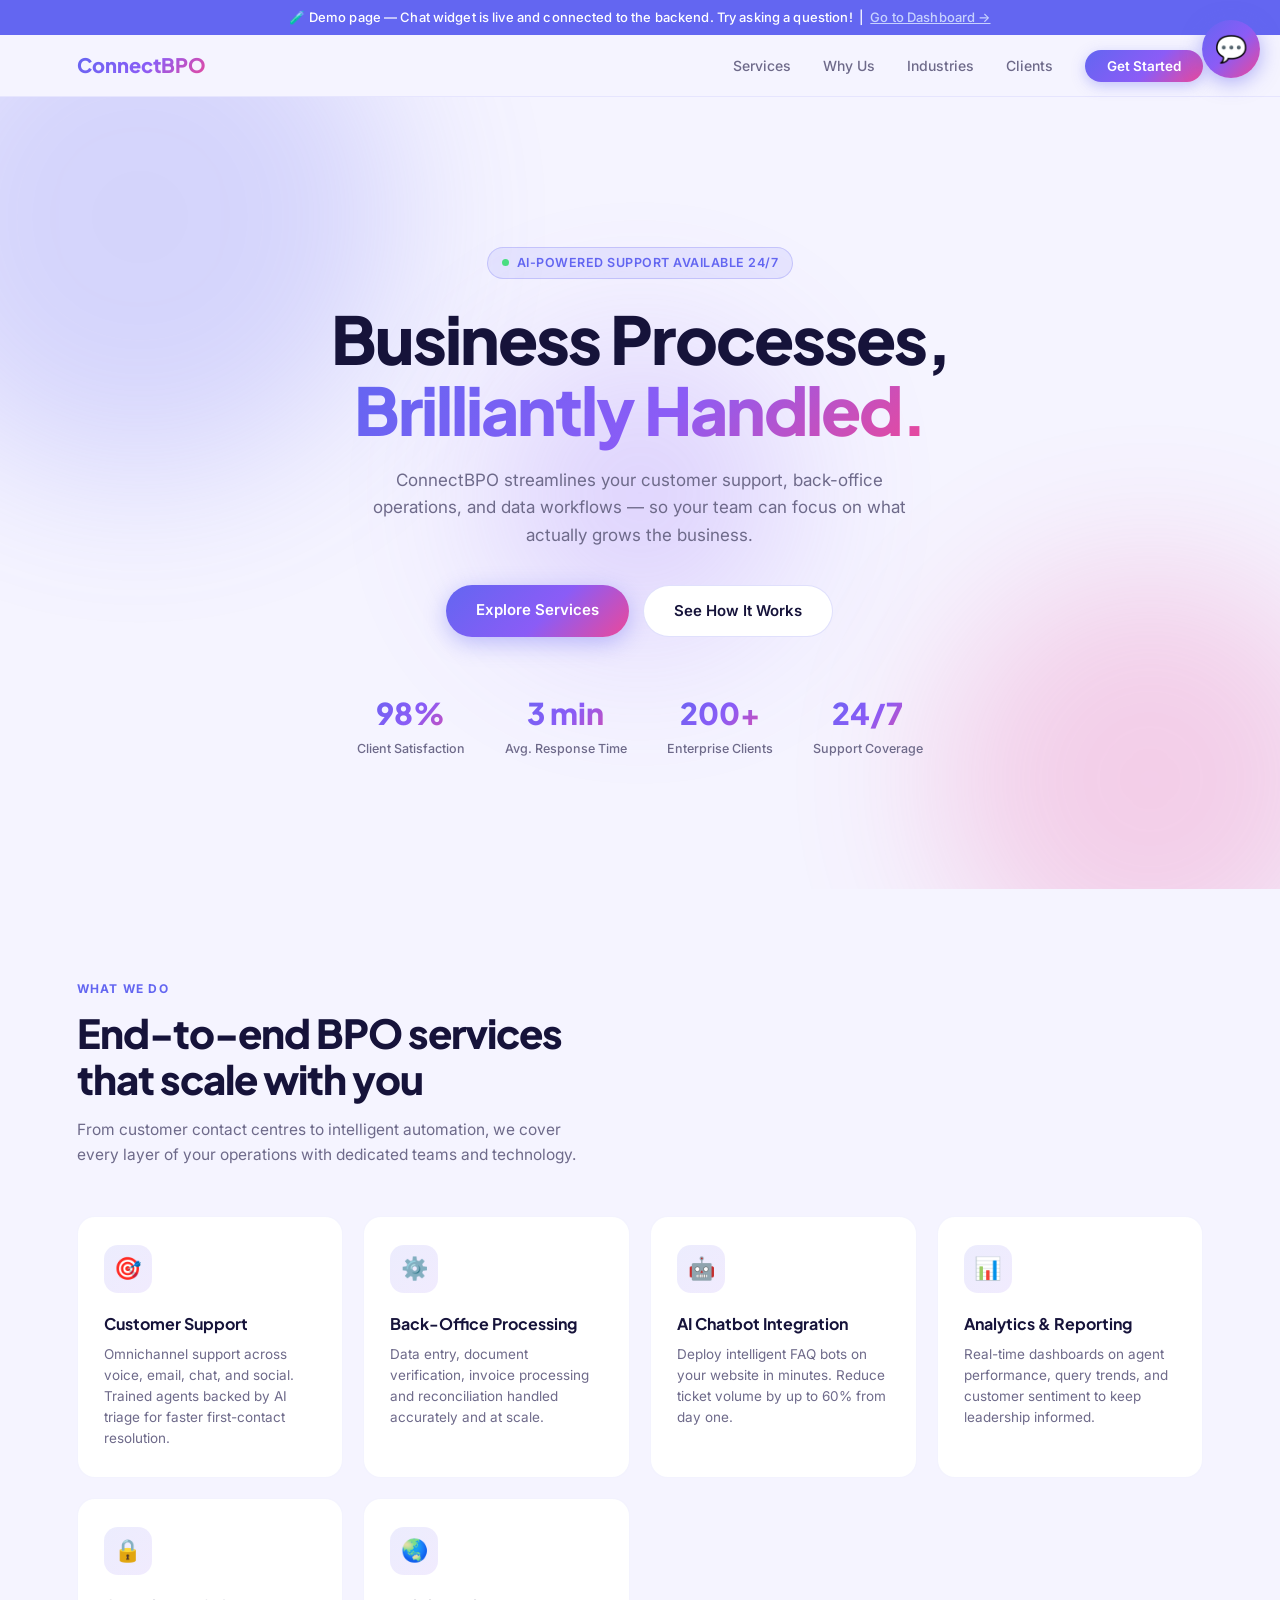
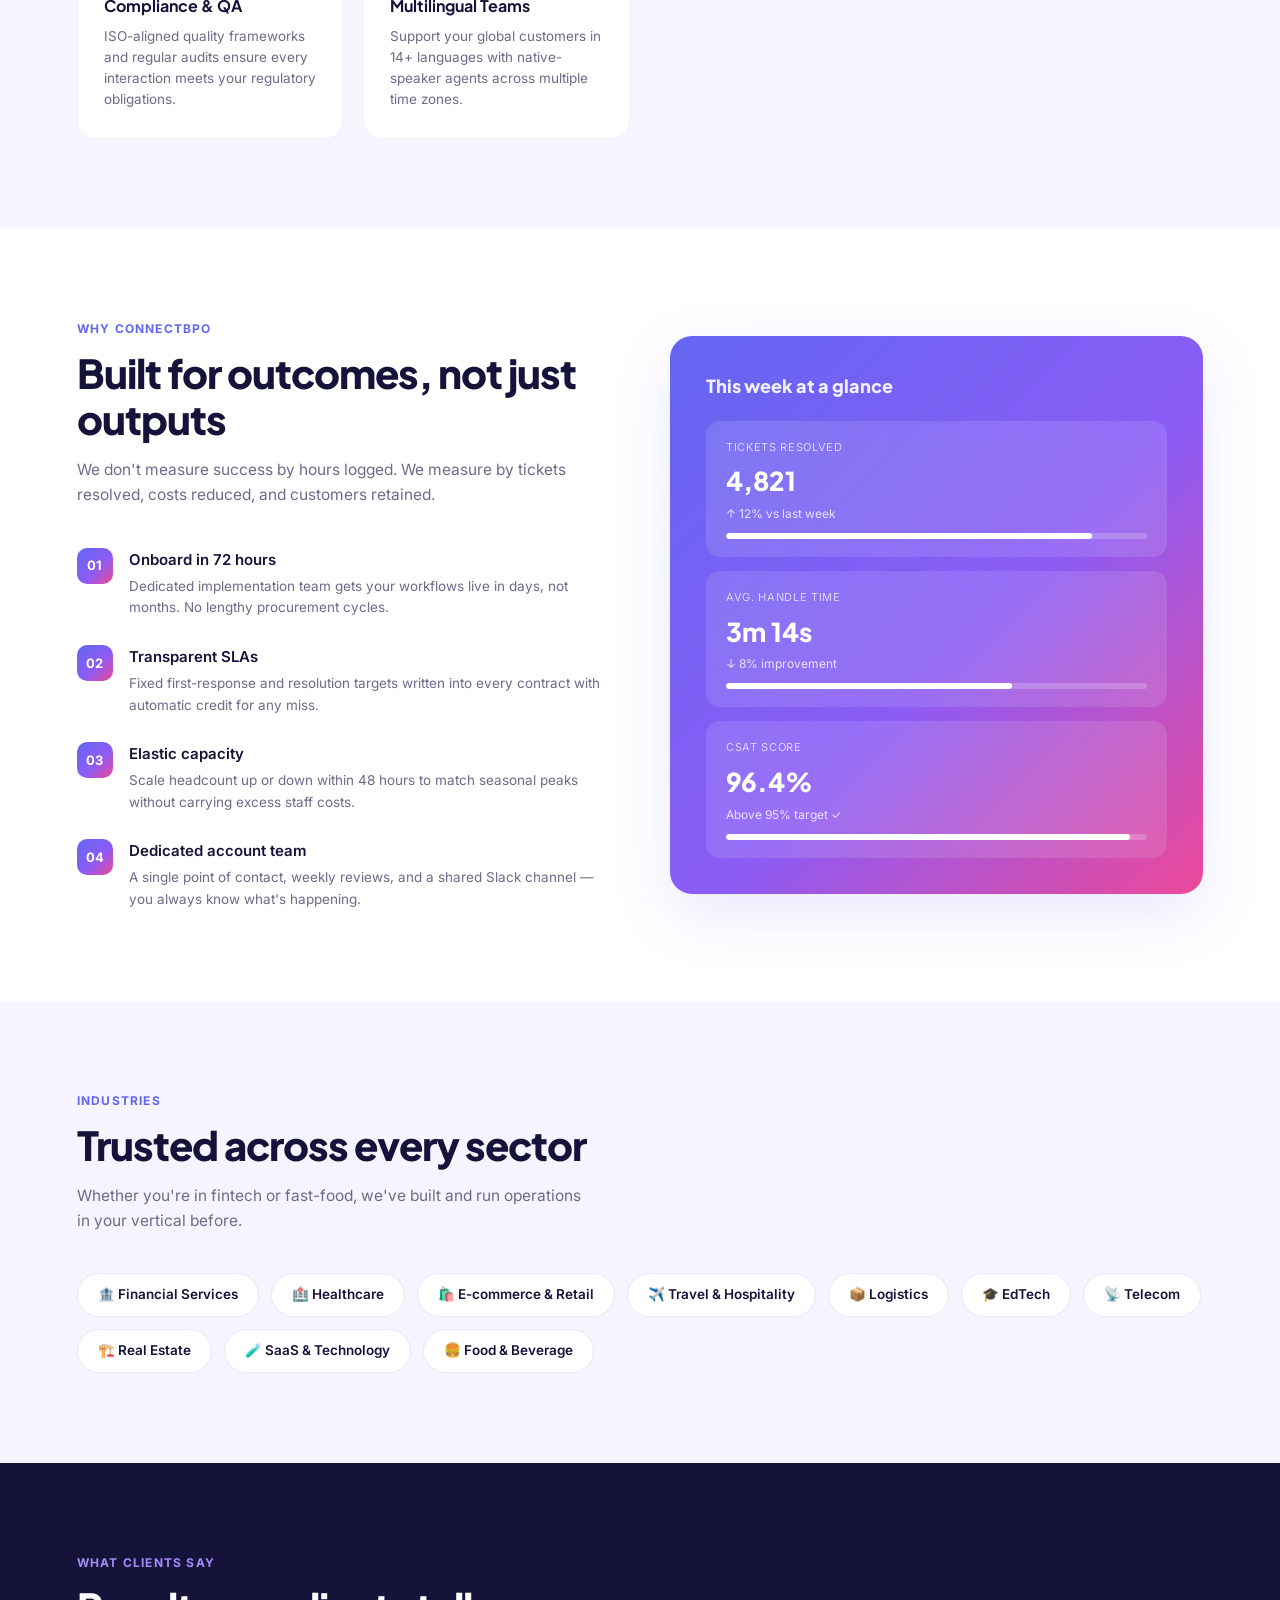
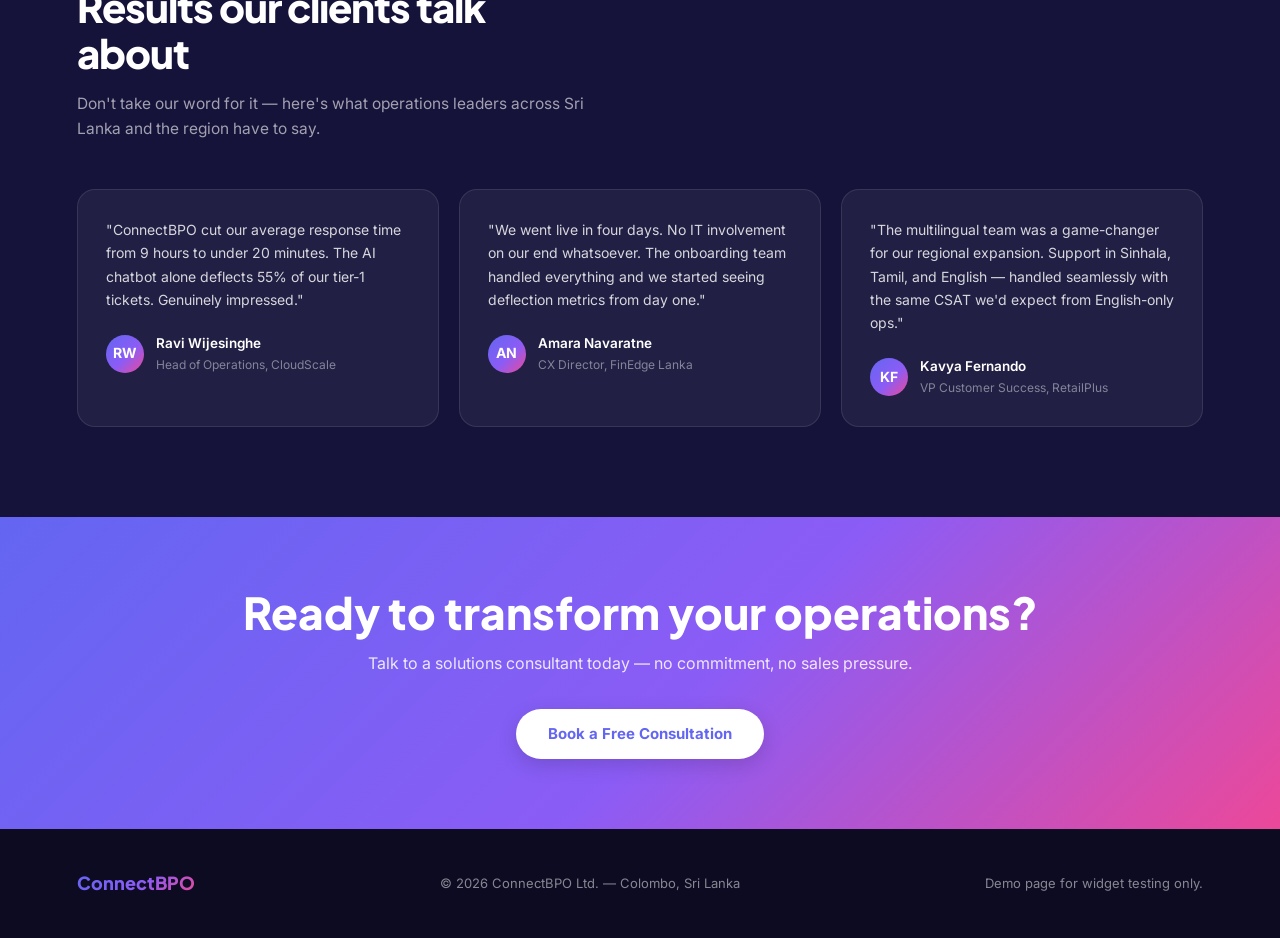
<file: templates/demo.html>
<!DOCTYPE html>
<html lang="en">
<head>
    <meta charset="UTF-8">
    <meta name="viewport" content="width=device-width, initial-scale=1.0">
    <title>ConnectBPO — Smarter Business Processes</title>
    <link rel="preconnect" href="https://fonts.googleapis.com">
    <link rel="preconnect" href="https://fonts.gstatic.com" crossorigin>
    <link href="https://fonts.googleapis.com/css2?family=Inter:wght@300;400;500;600;700&family=Plus+Jakarta+Sans:wght@400;600;700;800&display=swap" rel="stylesheet">
    <link rel="stylesheet" href="/static/css/widget.css">
    <style>
        /* ── Reset & Base ── */
        *, *::before, *::after { box-sizing: border-box; margin: 0; padding: 0; }

        :root {
            --c-bg:      #f5f4ff;
            --c-surface: #ffffff;
            --c-ink:     #16133a;
            --c-muted:   #6e6a8a;
            --c-accent1: #6366f1;
            --c-accent2: #8b5cf6;
            --c-accent3: #ec4899;
            --c-lime:    #a3e635;
            --grad: linear-gradient(135deg, #6366f1 0%, #8b5cf6 55%, #ec4899 100%);
        }

        html { scroll-behavior: smooth; }

        body {
            font-family: 'Inter', sans-serif;
            background: var(--c-bg);
            color: var(--c-ink);
            line-height: 1.6;
        }

        /* ── NAV ── */
        nav {
            position: sticky;
            top: 0;
            z-index: 900;
            background: rgba(245,244,255,0.85);
            backdrop-filter: blur(14px);
            -webkit-backdrop-filter: blur(14px);
            border-bottom: 1px solid rgba(99,102,241,0.1);
            display: flex;
            align-items: center;
            justify-content: space-between;
            padding: 0 6%;
            height: 62px;
        }

        .nav-logo {
            font-family: 'Plus Jakarta Sans', sans-serif;
            font-weight: 800;
            font-size: 20px;
            background: var(--grad);
            -webkit-background-clip: text;
            -webkit-text-fill-color: transparent;
            background-clip: text;
            text-decoration: none;
        }

        .nav-links {
            display: flex;
            gap: 32px;
            list-style: none;
        }

        .nav-links a {
            text-decoration: none;
            font-size: 14px;
            font-weight: 500;
            color: var(--c-muted);
            transition: color 0.18s;
        }

        .nav-links a:hover { color: var(--c-accent1); }

        .nav-cta {
            padding: 8px 22px;
            background: var(--grad);
            color: white !important;
            border-radius: 24px;
            font-weight: 600 !important;
            font-size: 13.5px !important;
            box-shadow: 0 4px 14px rgba(99,102,241,0.35);
            transition: transform 0.15s, box-shadow 0.15s !important;
        }

        .nav-cta:hover {
            transform: translateY(-1px);
            box-shadow: 0 6px 20px rgba(99,102,241,0.45) !important;
            color: white !important;
        }

        /* ── HERO ── */
        .hero {
            min-height: 88vh;
            display: flex;
            align-items: center;
            justify-content: center;
            text-align: center;
            padding: 80px 6% 60px;
            position: relative;
            overflow: hidden;
        }

        .hero-bg-blob {
            position: absolute;
            border-radius: 50%;
            filter: blur(80px);
            opacity: 0.22;
            pointer-events: none;
        }
        .blob1 { width: 520px; height: 520px; background: #6366f1; top: -140px; left: -120px; }
        .blob2 { width: 420px; height: 420px; background: #ec4899; bottom: -100px; right: -80px; }
        .blob3 { width: 300px; height: 300px; background: #8b5cf6; top: 50%; left: 50%; transform: translate(-50%,-50%); }

        .hero-inner { position: relative; z-index: 1; max-width: 760px; }

        .hero-tag {
            display: inline-flex;
            align-items: center;
            gap: 8px;
            background: rgba(99,102,241,0.1);
            border: 1px solid rgba(99,102,241,0.25);
            border-radius: 24px;
            padding: 5px 14px;
            font-size: 12.5px;
            font-weight: 600;
            color: var(--c-accent1);
            letter-spacing: 0.04em;
            text-transform: uppercase;
            margin-bottom: 24px;
        }

        .live-dot {
            width: 7px; height: 7px;
            background: #4ade80;
            border-radius: 50%;
            animation: blink 2s ease-in-out infinite;
        }

        @keyframes blink { 0%,100%{opacity:1;} 50%{opacity:0.25;} }

        .hero h1 {
            font-family: 'Plus Jakarta Sans', sans-serif;
            font-size: clamp(36px, 6vw, 66px);
            font-weight: 800;
            line-height: 1.08;
            letter-spacing: -0.03em;
            margin-bottom: 22px;
        }

        .hero h1 em {
            font-style: normal;
            background: var(--grad);
            -webkit-background-clip: text;
            -webkit-text-fill-color: transparent;
            background-clip: text;
        }

        .hero p {
            font-size: 17px;
            color: var(--c-muted);
            max-width: 540px;
            margin: 0 auto 36px;
        }

        .hero-btns {
            display: flex;
            gap: 14px;
            justify-content: center;
            flex-wrap: wrap;
        }

        .btn-primary {
            padding: 13px 30px;
            background: var(--grad);
            color: white;
            border-radius: 30px;
            font-weight: 600;
            font-size: 15px;
            text-decoration: none;
            box-shadow: 0 6px 22px rgba(99,102,241,0.38);
            transition: transform 0.15s, box-shadow 0.15s;
        }
        .btn-primary:hover { transform: translateY(-2px); box-shadow: 0 10px 28px rgba(99,102,241,0.48); }

        .btn-ghost {
            padding: 13px 30px;
            background: white;
            color: var(--c-ink);
            border-radius: 30px;
            font-weight: 600;
            font-size: 15px;
            text-decoration: none;
            border: 1.5px solid rgba(99,102,241,0.2);
            transition: border-color 0.18s, background 0.18s;
        }
        .btn-ghost:hover { border-color: var(--c-accent1); background: rgba(99,102,241,0.04); }

        .hero-stats {
            display: flex;
            gap: 40px;
            justify-content: center;
            margin-top: 52px;
            flex-wrap: wrap;
        }

        .stat { text-align: center; }
        .stat-num {
            font-family: 'Plus Jakarta Sans', sans-serif;
            font-size: 30px;
            font-weight: 800;
            background: var(--grad);
            -webkit-background-clip: text;
            -webkit-text-fill-color: transparent;
            background-clip: text;
        }
        .stat-label { font-size: 12.5px; color: var(--c-muted); font-weight: 500; margin-top: 2px; }

        /* ── SECTION SHARED ── */
        section { padding: 90px 6%; }

        .section-tag {
            font-size: 12px;
            font-weight: 700;
            letter-spacing: 0.1em;
            text-transform: uppercase;
            color: var(--c-accent1);
            margin-bottom: 12px;
        }

        .section-title {
            font-family: 'Plus Jakarta Sans', sans-serif;
            font-size: clamp(26px, 3.5vw, 40px);
            font-weight: 800;
            line-height: 1.15;
            letter-spacing: -0.025em;
            max-width: 520px;
            margin-bottom: 16px;
        }

        .section-body {
            color: var(--c-muted);
            font-size: 15.5px;
            max-width: 520px;
            margin-bottom: 40px;
        }

        /* ── SERVICES ── */
        .services-grid {
            display: grid;
            grid-template-columns: repeat(auto-fill, minmax(240px, 1fr));
            gap: 20px;
            margin-top: 48px;
        }

        .service-card {
            background: white;
            border-radius: 18px;
            padding: 28px 26px;
            border: 1.5px solid rgba(99,102,241,0.08);
            transition: transform 0.2s, box-shadow 0.2s, border-color 0.2s;
            position: relative;
            overflow: hidden;
        }

        .service-card::after {
            content: '';
            position: absolute;
            inset: 0;
            border-radius: 18px;
            background: var(--grad);
            opacity: 0;
            transition: opacity 0.3s;
        }

        .service-card:hover {
            transform: translateY(-4px);
            box-shadow: 0 16px 40px rgba(99,102,241,0.14);
            border-color: rgba(99,102,241,0.25);
        }

        .service-card:hover::after { opacity: 0.03; }

        .service-icon {
            width: 48px; height: 48px;
            border-radius: 14px;
            background: linear-gradient(135deg, rgba(99,102,241,0.12), rgba(139,92,246,0.12));
            display: flex;
            align-items: center;
            justify-content: center;
            font-size: 22px;
            margin-bottom: 18px;
        }

        .service-card h3 {
            font-family: 'Plus Jakarta Sans', sans-serif;
            font-size: 16px;
            font-weight: 700;
            margin-bottom: 8px;
        }

        .service-card p {
            font-size: 13.5px;
            color: var(--c-muted);
            line-height: 1.55;
        }

        /* ── WHY US / FEATURES ── */
        #features { background: white; }

        .features-layout {
            display: grid;
            grid-template-columns: 1fr 1fr;
            gap: 60px;
            align-items: center;
        }

        .feature-list { display: flex; flex-direction: column; gap: 26px; }

        .feature-item {
            display: flex;
            gap: 16px;
        }

        .feature-num {
            flex-shrink: 0;
            width: 36px; height: 36px;
            border-radius: 10px;
            background: var(--grad);
            color: white;
            font-weight: 700;
            font-size: 13px;
            display: flex;
            align-items: center;
            justify-content: center;
        }

        .feature-item h4 {
            font-weight: 600;
            font-size: 15px;
            margin-bottom: 4px;
        }
        .feature-item p { font-size: 13.5px; color: var(--c-muted); }

        .features-visual {
            border-radius: 22px;
            overflow: hidden;
            box-shadow: 0 20px 60px rgba(99,102,241,0.15);
            background: var(--grad);
            padding: 36px;
            color: white;
        }

        .visual-card {
            background: rgba(255,255,255,0.12);
            border-radius: 14px;
            padding: 18px 20px;
            margin-bottom: 14px;
            backdrop-filter: blur(8px);
        }

        .visual-card:last-child { margin-bottom: 0; }

        .visual-card-label { font-size: 11px; opacity: 0.7; text-transform: uppercase; letter-spacing: 0.06em; margin-bottom: 4px; }
        .visual-card-value { font-family: 'Plus Jakarta Sans', sans-serif; font-size: 26px; font-weight: 800; }
        .visual-card-sub   { font-size: 12px; opacity: 0.8; margin-top: 2px; }

        .visual-bar {
            height: 6px;
            background: rgba(255,255,255,0.2);
            border-radius: 3px;
            margin-top: 10px;
            overflow: hidden;
        }

        .visual-bar-fill {
            height: 100%;
            background: white;
            border-radius: 3px;
            animation: bar-grow 1.4s ease-out forwards;
        }

        @keyframes bar-grow { from {width:0;} }

        /* ── INDUSTRIES ── */
        .industries-chips {
            display: flex;
            flex-wrap: wrap;
            gap: 12px;
            margin-top: 40px;
        }

        .chip {
            padding: 10px 20px;
            border-radius: 30px;
            font-size: 13.5px;
            font-weight: 600;
            background: white;
            border: 1.5px solid rgba(99,102,241,0.15);
            color: var(--c-ink);
            cursor: default;
            transition: all 0.18s;
        }

        .chip:hover {
            background: var(--grad);
            color: white;
            border-color: transparent;
            transform: translateY(-2px);
            box-shadow: 0 6px 18px rgba(99,102,241,0.3);
        }

        /* ── TESTIMONIALS ── */
        #testimonials { background: var(--c-ink); color: white; }

        #testimonials .section-title { color: white; }
        #testimonials .section-body  { color: rgba(255,255,255,0.6); }

        .testimonials-grid {
            display: grid;
            grid-template-columns: repeat(auto-fill, minmax(280px, 1fr));
            gap: 20px;
            margin-top: 48px;
        }

        .testimonial-card {
            background: rgba(255,255,255,0.05);
            border: 1px solid rgba(255,255,255,0.1);
            border-radius: 18px;
            padding: 28px;
            transition: background 0.2s;
        }

        .testimonial-card:hover { background: rgba(255,255,255,0.08); }

        .testimonial-quote {
            font-size: 14px;
            line-height: 1.65;
            color: rgba(255,255,255,0.82);
            margin-bottom: 22px;
        }

        .testimonial-author {
            display: flex;
            align-items: center;
            gap: 12px;
        }

        .avatar {
            width: 38px; height: 38px;
            border-radius: 50%;
            background: var(--grad);
            display: flex;
            align-items: center;
            justify-content: center;
            font-weight: 700;
            font-size: 14px;
            color: white;
            flex-shrink: 0;
        }

        .author-name { font-weight: 600; font-size: 13.5px; }
        .author-role { font-size: 12px; color: rgba(255,255,255,0.45); margin-top: 1px; }

        /* ── CTA STRIP ── */
        .cta-strip {
            background: var(--grad);
            color: white;
            text-align: center;
            padding: 70px 6%;
        }

        .cta-strip h2 {
            font-family: 'Plus Jakarta Sans', sans-serif;
            font-size: clamp(24px, 4vw, 44px);
            font-weight: 800;
            line-height: 1.15;
            margin-bottom: 14px;
        }

        .cta-strip p { font-size: 16px; opacity: 0.85; margin-bottom: 32px; }

        .btn-white {
            padding: 13px 32px;
            background: white;
            color: var(--c-accent1);
            border-radius: 30px;
            font-weight: 700;
            font-size: 15px;
            text-decoration: none;
            display: inline-block;
            transition: transform 0.15s, box-shadow 0.15s;
            box-shadow: 0 6px 20px rgba(0,0,0,0.15);
        }

        .btn-white:hover { transform: translateY(-2px); box-shadow: 0 10px 28px rgba(0,0,0,0.2); }

        /* ── FOOTER ── */
        footer {
            background: #0d0b22;
            color: rgba(255,255,255,0.5);
            padding: 40px 6%;
            display: flex;
            justify-content: space-between;
            align-items: center;
            flex-wrap: wrap;
            gap: 16px;
        }

        .footer-logo {
            font-family: 'Plus Jakarta Sans', sans-serif;
            font-weight: 800;
            font-size: 18px;
            background: var(--grad);
            -webkit-background-clip: text;
            -webkit-text-fill-color: transparent;
            background-clip: text;
        }

        footer p { font-size: 13px; }

        /* ── DEMO BADGE (visible only on /demo) ── */
        .demo-notice {
            background: rgba(99,102,241,0.08);
            border: 1px dashed rgba(99,102,241,0.35);
            border-radius: 10px;
            padding: 10px 18px;
            font-size: 13px;
            color: var(--c-accent1);
            font-weight: 500;
            display: flex;
            align-items: center;
            gap: 8px;
            max-width: fit-content;
            margin: 0 auto 0 6%;
        }

        /* ── RESPONSIVE ── */
        @media (max-width: 768px) {
            .features-layout { grid-template-columns: 1fr; }
            .features-visual { display: none; }
            .nav-links { display: none; }
        }
    </style>
</head>
<body>

    <!-- ── DEMO NOTICE BAR ── -->
    <div style="background:#6366f1; color:white; text-align:center; font-size:13px; padding:7px; font-weight:500; letter-spacing:0.01em;">
        🧪 Demo page — Chat widget is live and connected to the backend. Try asking a question!
        &nbsp;|&nbsp;
        <a href="/" style="color:#c7d2fe; text-decoration:underline;">Go to Dashboard →</a>
    </div>

    <!-- ── NAV ── -->
    <nav>
        <a href="#" class="nav-logo">ConnectBPO</a>
        <ul class="nav-links">
            <li><a href="#services">Services</a></li>
            <li><a href="#features">Why Us</a></li>
            <li><a href="#industries">Industries</a></li>
            <li><a href="#testimonials">Clients</a></li>
            <li><a href="#" class="nav-cta">Get Started</a></li>
        </ul>
    </nav>

    <!-- ── HERO ── -->
    <section class="hero">
        <div class="hero-bg-blob blob1"></div>
        <div class="hero-bg-blob blob2"></div>
        <div class="hero-bg-blob blob3"></div>
        <div class="hero-inner">
            <div class="hero-tag">
                <span class="live-dot"></span>
                AI-Powered Support Available 24/7
            </div>
            <h1>Business Processes,<br><em>Brilliantly Handled.</em></h1>
            <p>ConnectBPO streamlines your customer support, back-office operations, and data workflows — so your team can focus on what actually grows the business.</p>
            <div class="hero-btns">
                <a href="#services" class="btn-primary">Explore Services</a>
                <a href="#features" class="btn-ghost">See How It Works</a>
            </div>
            <div class="hero-stats">
                <div class="stat"><div class="stat-num">98%</div><div class="stat-label">Client Satisfaction</div></div>
                <div class="stat"><div class="stat-num">3 min</div><div class="stat-label">Avg. Response Time</div></div>
                <div class="stat"><div class="stat-num">200+</div><div class="stat-label">Enterprise Clients</div></div>
                <div class="stat"><div class="stat-num">24/7</div><div class="stat-label">Support Coverage</div></div>
            </div>
        </div>
    </section>

    <!-- ── SERVICES ── -->
    <section id="services">
        <div class="section-tag">What We Do</div>
        <div class="section-title">End-to-end BPO services that scale with you</div>
        <div class="section-body">From customer contact centres to intelligent automation, we cover every layer of your operations with dedicated teams and technology.</div>

        <div class="services-grid">
            <div class="service-card">
                <div class="service-icon">🎯</div>
                <h3>Customer Support</h3>
                <p>Omnichannel support across voice, email, chat, and social. Trained agents backed by AI triage for faster first-contact resolution.</p>
            </div>
            <div class="service-card">
                <div class="service-icon">⚙️</div>
                <h3>Back-Office Processing</h3>
                <p>Data entry, document verification, invoice processing and reconciliation handled accurately and at scale.</p>
            </div>
            <div class="service-card">
                <div class="service-icon">🤖</div>
                <h3>AI Chatbot Integration</h3>
                <p>Deploy intelligent FAQ bots on your website in minutes. Reduce ticket volume by up to 60% from day one.</p>
            </div>
            <div class="service-card">
                <div class="service-icon">📊</div>
                <h3>Analytics & Reporting</h3>
                <p>Real-time dashboards on agent performance, query trends, and customer sentiment to keep leadership informed.</p>
            </div>
            <div class="service-card">
                <div class="service-icon">🔒</div>
                <h3>Compliance & QA</h3>
                <p>ISO-aligned quality frameworks and regular audits ensure every interaction meets your regulatory obligations.</p>
            </div>
            <div class="service-card">
                <div class="service-icon">🌏</div>
                <h3>Multilingual Teams</h3>
                <p>Support your global customers in 14+ languages with native-speaker agents across multiple time zones.</p>
            </div>
        </div>
    </section>

    <!-- ── FEATURES ── -->
    <section id="features">
        <div class="features-layout">
            <div>
                <div class="section-tag">Why ConnectBPO</div>
                <div class="section-title">Built for outcomes, not just outputs</div>
                <div class="section-body">We don't measure success by hours logged. We measure by tickets resolved, costs reduced, and customers retained.</div>

                <div class="feature-list">
                    <div class="feature-item">
                        <div class="feature-num">01</div>
                        <div>
                            <h4>Onboard in 72 hours</h4>
                            <p>Dedicated implementation team gets your workflows live in days, not months. No lengthy procurement cycles.</p>
                        </div>
                    </div>
                    <div class="feature-item">
                        <div class="feature-num">02</div>
                        <div>
                            <h4>Transparent SLAs</h4>
                            <p>Fixed first-response and resolution targets written into every contract with automatic credit for any miss.</p>
                        </div>
                    </div>
                    <div class="feature-item">
                        <div class="feature-num">03</div>
                        <div>
                            <h4>Elastic capacity</h4>
                            <p>Scale headcount up or down within 48 hours to match seasonal peaks without carrying excess staff costs.</p>
                        </div>
                    </div>
                    <div class="feature-item">
                        <div class="feature-num">04</div>
                        <div>
                            <h4>Dedicated account team</h4>
                            <p>A single point of contact, weekly reviews, and a shared Slack channel — you always know what's happening.</p>
                        </div>
                    </div>
                </div>
            </div>

            <div class="features-visual">
                <div style="font-family:'Plus Jakarta Sans',sans-serif; font-size:18px; font-weight:800; margin-bottom:20px; opacity:0.9;">This week at a glance</div>
                <div class="visual-card">
                    <div class="visual-card-label">Tickets Resolved</div>
                    <div class="visual-card-value">4,821</div>
                    <div class="visual-card-sub">↑ 12% vs last week</div>
                    <div class="visual-bar"><div class="visual-bar-fill" style="width:87%"></div></div>
                </div>
                <div class="visual-card">
                    <div class="visual-card-label">Avg. Handle Time</div>
                    <div class="visual-card-value">3m 14s</div>
                    <div class="visual-card-sub">↓ 8% improvement</div>
                    <div class="visual-bar"><div class="visual-bar-fill" style="width:68%"></div></div>
                </div>
                <div class="visual-card">
                    <div class="visual-card-label">CSAT Score</div>
                    <div class="visual-card-value">96.4%</div>
                    <div class="visual-card-sub">Above 95% target ✓</div>
                    <div class="visual-bar"><div class="visual-bar-fill" style="width:96%"></div></div>
                </div>
            </div>
        </div>
    </section>

    <!-- ── INDUSTRIES ── -->
    <section id="industries">
        <div class="section-tag">Industries</div>
        <div class="section-title">Trusted across every sector</div>
        <div class="section-body">Whether you're in fintech or fast-food, we've built and run operations in your vertical before.</div>

        <div class="industries-chips">
            <span class="chip">🏦 Financial Services</span>
            <span class="chip">🏥 Healthcare</span>
            <span class="chip">🛍️ E-commerce & Retail</span>
            <span class="chip">✈️ Travel & Hospitality</span>
            <span class="chip">📦 Logistics</span>
            <span class="chip">🎓 EdTech</span>
            <span class="chip">📡 Telecom</span>
            <span class="chip">🏗️ Real Estate</span>
            <span class="chip">🧪 SaaS & Technology</span>
            <span class="chip">🍔 Food & Beverage</span>
        </div>
    </section>

    <!-- ── TESTIMONIALS ── -->
    <section id="testimonials">
        <div class="section-tag" style="color:#a78bfa;">What clients say</div>
        <div class="section-title">Results our clients talk about</div>
        <div class="section-body">Don't take our word for it — here's what operations leaders across Sri Lanka and the region have to say.</div>

        <div class="testimonials-grid">
            <div class="testimonial-card">
                <div class="testimonial-quote">"ConnectBPO cut our average response time from 9 hours to under 20 minutes. The AI chatbot alone deflects 55% of our tier-1 tickets. Genuinely impressed."</div>
                <div class="testimonial-author">
                    <div class="avatar">RW</div>
                    <div>
                        <div class="author-name">Ravi Wijesinghe</div>
                        <div class="author-role">Head of Operations, CloudScale</div>
                    </div>
                </div>
            </div>
            <div class="testimonial-card">
                <div class="testimonial-quote">"We went live in four days. No IT involvement on our end whatsoever. The onboarding team handled everything and we started seeing deflection metrics from day one."</div>
                <div class="testimonial-author">
                    <div class="avatar">AN</div>
                    <div>
                        <div class="author-name">Amara Navaratne</div>
                        <div class="author-role">CX Director, FinEdge Lanka</div>
                    </div>
                </div>
            </div>
            <div class="testimonial-card">
                <div class="testimonial-quote">"The multilingual team was a game-changer for our regional expansion. Support in Sinhala, Tamil, and English — handled seamlessly with the same CSAT we'd expect from English-only ops."</div>
                <div class="testimonial-author">
                    <div class="avatar">KF</div>
                    <div>
                        <div class="author-name">Kavya Fernando</div>
                        <div class="author-role">VP Customer Success, RetailPlus</div>
                    </div>
                </div>
            </div>
        </div>
    </section>

    <!-- ── CTA ── -->
    <div class="cta-strip">
        <h2>Ready to transform your operations?</h2>
        <p>Talk to a solutions consultant today — no commitment, no sales pressure.</p>
        <a href="#" class="btn-white">Book a Free Consultation</a>
    </div>

    <!-- ── FOOTER ── -->
    <footer>
        <div class="footer-logo">ConnectBPO</div>
        <p>© 2026 ConnectBPO Ltd. — Colombo, Sri Lanka</p>
        <p>Demo page for widget testing only.</p>
    </footer>

    <!-- ============================================================
         CHAT WIDGET — floating draggable bubble
         Loads widget.css (already in <head>) + widget.js below
    ============================================================ -->

    <!-- Launcher bubble -->
    <div id="chat-launcher" title="Chat with us">💬</div>

    <!-- Chat panel -->
    <div id="chat-container" class="hidden">
        <div id="chat-header">
            <div id="chat-header-left">
                <div id="chat-avatar">🤖</div>
                <div id="chat-title-block">
                    <span id="chat-title">ConnectBPO Assistant</span>
                    <span id="chat-subtitle"><span class="header-dot"></span>Online</span>
                </div>
            </div>
            <button id="chat-toggle" title="Close chat">✕</button>
        </div>
        <div id="chat-messages"></div>
        <div id="chat-input-area">
            <input type="text" id="chat-input" placeholder="Ask us anything…" autocomplete="off">
            <button id="chat-send" title="Send">➤</button>
        </div>
    </div>

    <script>
        // Override API_URL before widget.js loads
        window.__WIDGET_COMPANY__ = 'connect_bpo';
    </script>
    <script src="/static/js/widget.js"></script>
</body>
</html>
</file>
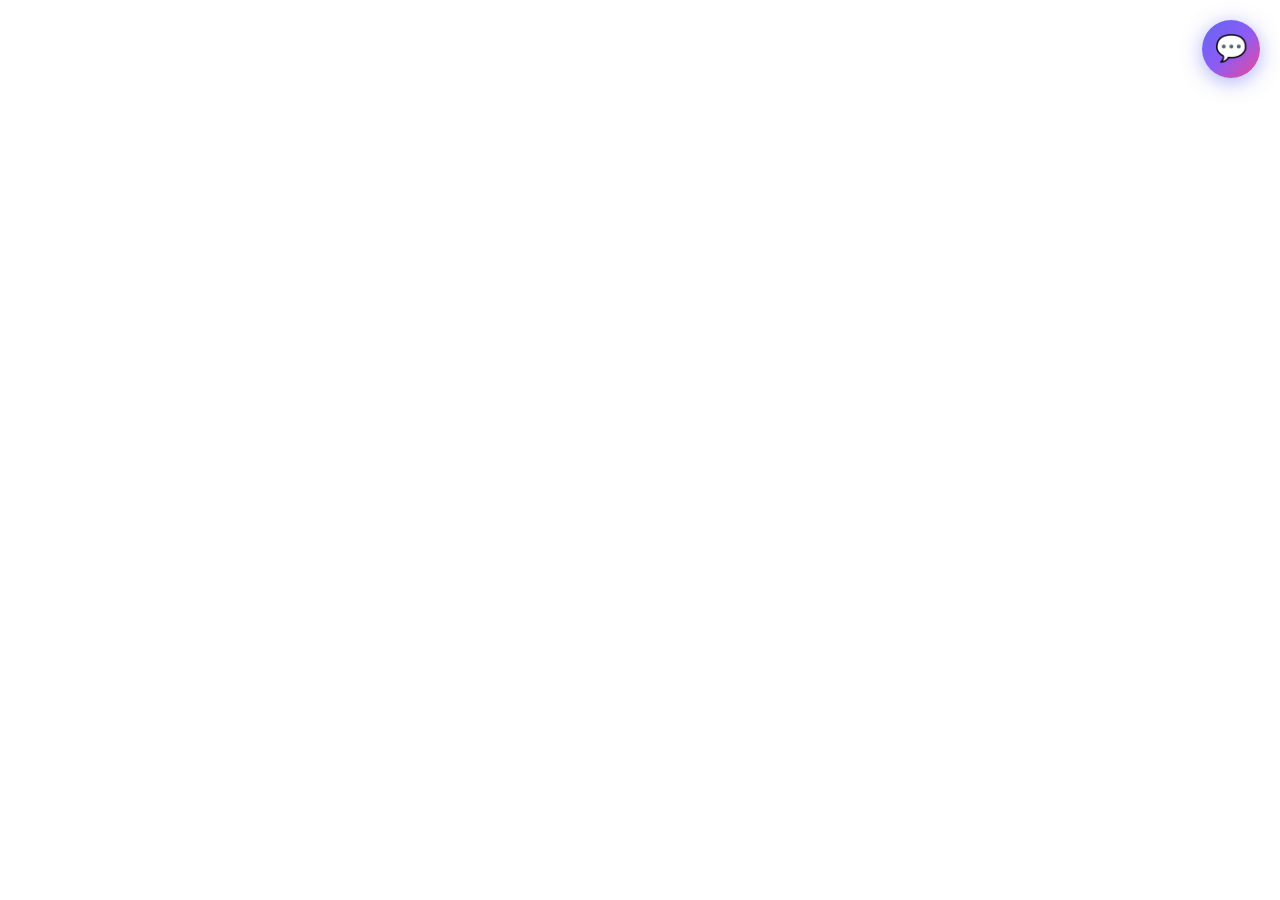
<file: templates/widget.html>
<!DOCTYPE html>
<html lang="en">
<head>
    <meta charset="UTF-8">
    <meta name="viewport" content="width=device-width, initial-scale=1.0">
    <title>Chatbot Widget</title>
    <link rel="stylesheet" href="/static/css/widget.css">
</head>
<body>

    <!-- Floating Launcher Bubble -->
    <div id="chat-launcher" title="Chat with us">💬</div>

    <!-- Chat Panel (hidden by default) -->
    <div id="chat-container" class="hidden">
        <div id="chat-header">
            <div id="chat-header-left">
                <div id="chat-avatar">🤖</div>
                <div id="chat-title-block">
                    <span id="chat-title">Assistant</span>
                    <span id="chat-subtitle"><span class="header-dot"></span>Online</span>
                </div>
            </div>
            <button id="chat-toggle" title="Close chat">✕</button>
        </div>

        <div id="chat-messages"></div>

        <div id="chat-input-area">
            <input type="text" id="chat-input" placeholder="Type your message…" autocomplete="off">
            <button id="chat-send" title="Send">➤</button>
        </div>
    </div>

    <script src="/static/js/widget.js"></script>
</body>
</html>
</file>
<file: static/css/widget.css>
/* ============================================================
   CHAT BUBBLE / LAUNCHER
   ============================================================ */

#chat-launcher {
    position: fixed;
    top: 20px;
    right: 20px;
    width: 58px;
    height: 58px;
    border-radius: 50%;
    background: linear-gradient(135deg, #6366f1 0%, #8b5cf6 50%, #ec4899 100%);
    box-shadow: 0 4px 20px rgba(99, 102, 241, 0.5), 0 0 0 0 rgba(99, 102, 241, 0.4);
    display: flex;
    align-items: center;
    justify-content: center;
    cursor: grab;
    z-index: 10000;
    font-size: 26px;
    line-height: 1;
    animation: pulse-ring 2.5s ease-out infinite;
    transition: transform 0.2s ease, box-shadow 0.2s ease;
    user-select: none;
    -webkit-user-select: none;
}

#chat-launcher:hover {
    transform: scale(1.1);
    box-shadow: 0 6px 28px rgba(99, 102, 241, 0.65), 0 0 0 0 rgba(99, 102, 241, 0.4);
}

#chat-launcher.dragging {
    cursor: grabbing;
    animation: none;
    transform: scale(1.08);
    box-shadow: 0 10px 35px rgba(99, 102, 241, 0.6);
}

@keyframes pulse-ring {
    0%   { box-shadow: 0 4px 20px rgba(99,102,241,0.5), 0 0 0 0 rgba(99,102,241,0.35); }
    60%  { box-shadow: 0 4px 20px rgba(99,102,241,0.5), 0 0 0 14px rgba(99,102,241,0); }
    100% { box-shadow: 0 4px 20px rgba(99,102,241,0.5), 0 0 0 0 rgba(99,102,241,0); }
}

/* ============================================================
   CHAT PANEL
   ============================================================ */

#chat-container {
    position: fixed;
    top: 90px;
    right: 20px;
    width: 370px;
    max-height: 560px;
    background: #ffffff;
    border-radius: 18px;
    box-shadow: 0 20px 60px rgba(0, 0, 0, 0.18), 0 4px 16px rgba(99, 102, 241, 0.12);
    display: flex;
    flex-direction: column;
    font-family: -apple-system, BlinkMacSystemFont, 'Segoe UI', Roboto, sans-serif;
    z-index: 9999;
    overflow: hidden;
    transition: opacity 0.25s ease, transform 0.25s cubic-bezier(0.34,1.56,0.64,1);
    transform-origin: top right;
}

#chat-container.hidden {
    opacity: 0;
    transform: scale(0.85) translateY(-12px);
    pointer-events: none;
}

#chat-container.visible {
    opacity: 1;
    transform: scale(1) translateY(0);
    pointer-events: all;
}

/* ============================================================
   HEADER — gradient
   ============================================================ */

#chat-header {
    background: linear-gradient(135deg, #6366f1 0%, #8b5cf6 60%, #ec4899 100%);
    color: white;
    padding: 14px 16px;
    display: flex;
    justify-content: space-between;
    align-items: center;
    flex-shrink: 0;
    position: relative;
    overflow: hidden;
}

#chat-header::before {
    content: '';
    position: absolute;
    top: -30px; right: -30px;
    width: 100px; height: 100px;
    border-radius: 50%;
    background: rgba(255,255,255,0.08);
    pointer-events: none;
}

#chat-header-left {
    display: flex;
    align-items: center;
    gap: 10px;
}

#chat-avatar {
    width: 34px;
    height: 34px;
    border-radius: 50%;
    background: rgba(255,255,255,0.2);
    display: flex;
    align-items: center;
    justify-content: center;
    font-size: 18px;
    flex-shrink: 0;
}

#chat-title-block {
    display: flex;
    flex-direction: column;
}

#chat-title {
    font-weight: 700;
    font-size: 14px;
    letter-spacing: 0.01em;
}

#chat-subtitle {
    font-size: 11px;
    opacity: 0.82;
    margin-top: 1px;
}

.header-dot {
    display: inline-block;
    width: 7px; height: 7px;
    border-radius: 50%;
    background: #4ade80;
    margin-right: 4px;
    animation: blink-dot 2s ease-in-out infinite;
}

@keyframes blink-dot {
    0%, 100% { opacity: 1; }
    50% { opacity: 0.3; }
}

#chat-toggle {
    background: rgba(255,255,255,0.18);
    border: none;
    color: white;
    font-size: 16px;
    cursor: pointer;
    width: 30px;
    height: 30px;
    border-radius: 50%;
    display: flex;
    align-items: center;
    justify-content: center;
    transition: background 0.2s;
    flex-shrink: 0;
}

#chat-toggle:hover {
    background: rgba(255,255,255,0.3);
}

/* ============================================================
   MESSAGES AREA
   ============================================================ */

#chat-messages {
    flex: 1;
    padding: 14px 14px 8px;
    overflow-y: auto;
    max-height: 380px;
    background: #f8f7ff;
    display: flex;
    flex-direction: column;
    gap: 6px;
}

.user-message,
.bot-message {
    padding: 10px 14px;
    border-radius: 18px;
    max-width: 82%;
    word-wrap: break-word;
    white-space: pre-wrap;
    font-size: 13.5px;
    line-height: 1.5;
    animation: popIn 0.22s cubic-bezier(0.34,1.56,0.64,1);
}

@keyframes popIn {
    from { opacity: 0; transform: scale(0.85) translateY(6px); }
    to   { opacity: 1; transform: scale(1) translateY(0); }
}

.user-message {
    background: linear-gradient(135deg, #6366f1, #8b5cf6);
    color: white;
    align-self: flex-end;
    border-bottom-right-radius: 5px;
    box-shadow: 0 2px 10px rgba(99, 102, 241, 0.3);
}

.bot-message {
    background: white;
    color: #1e293b;
    align-self: flex-start;
    border-bottom-left-radius: 5px;
    box-shadow: 0 2px 8px rgba(0,0,0,0.06);
}

.typing-indicator {
    background: white;
    color: #94a3b8;
    border-radius: 18px;
    border-bottom-left-radius: 5px;
    display: flex;
    align-items: center;
    gap: 4px;
    padding: 12px 16px;
    width: fit-content;
    box-shadow: 0 2px 8px rgba(0,0,0,0.06);
}

.typing-dot {
    width: 7px; height: 7px;
    border-radius: 50%;
    background: #a78bfa;
    animation: bounce-dot 1.2s ease-in-out infinite;
}
.typing-dot:nth-child(2) { animation-delay: 0.15s; }
.typing-dot:nth-child(3) { animation-delay: 0.30s; }

@keyframes bounce-dot {
    0%, 80%, 100% { transform: translateY(0); opacity: 0.4; }
    40%            { transform: translateY(-6px); opacity: 1; }
}

/* ============================================================
   INPUT AREA
   ============================================================ */

#chat-input-area {
    display: flex;
    align-items: center;
    padding: 10px 12px;
    border-top: 1px solid #ede9fe;
    background: white;
    flex-shrink: 0;
    gap: 8px;
}

#chat-input {
    flex: 1;
    padding: 9px 14px;
    border: 1.5px solid #e0d9ff;
    border-radius: 24px;
    outline: none;
    font-size: 13.5px;
    background: #f8f7ff;
    color: #1e293b;
    transition: border-color 0.2s, box-shadow 0.2s;
}

#chat-input:focus {
    border-color: #8b5cf6;
    box-shadow: 0 0 0 3px rgba(139, 92, 246, 0.12);
    background: white;
}

#chat-send {
    width: 38px;
    height: 38px;
    background: linear-gradient(135deg, #6366f1, #8b5cf6);
    color: white;
    border: none;
    border-radius: 50%;
    cursor: pointer;
    font-size: 16px;
    display: flex;
    align-items: center;
    justify-content: center;
    flex-shrink: 0;
    transition: transform 0.15s, box-shadow 0.15s;
    box-shadow: 0 2px 10px rgba(99, 102, 241, 0.35);
}

#chat-send:hover {
    transform: scale(1.1);
    box-shadow: 0 4px 14px rgba(99, 102, 241, 0.5);
}

#chat-send:active {
    transform: scale(0.95);
}

/* ============================================================
   SCROLLBAR
   ============================================================ */

#chat-messages::-webkit-scrollbar { width: 4px; }
#chat-messages::-webkit-scrollbar-track { background: transparent; }
#chat-messages::-webkit-scrollbar-thumb { background: #c4b5fd; border-radius: 4px; }

/* ============================================================
   RESPONSIVE
   ============================================================ */

@media (max-width: 480px) {
    #chat-container {
        width: calc(100vw - 24px);
        right: 12px;
        top: 90px;
    }
}
</file>
